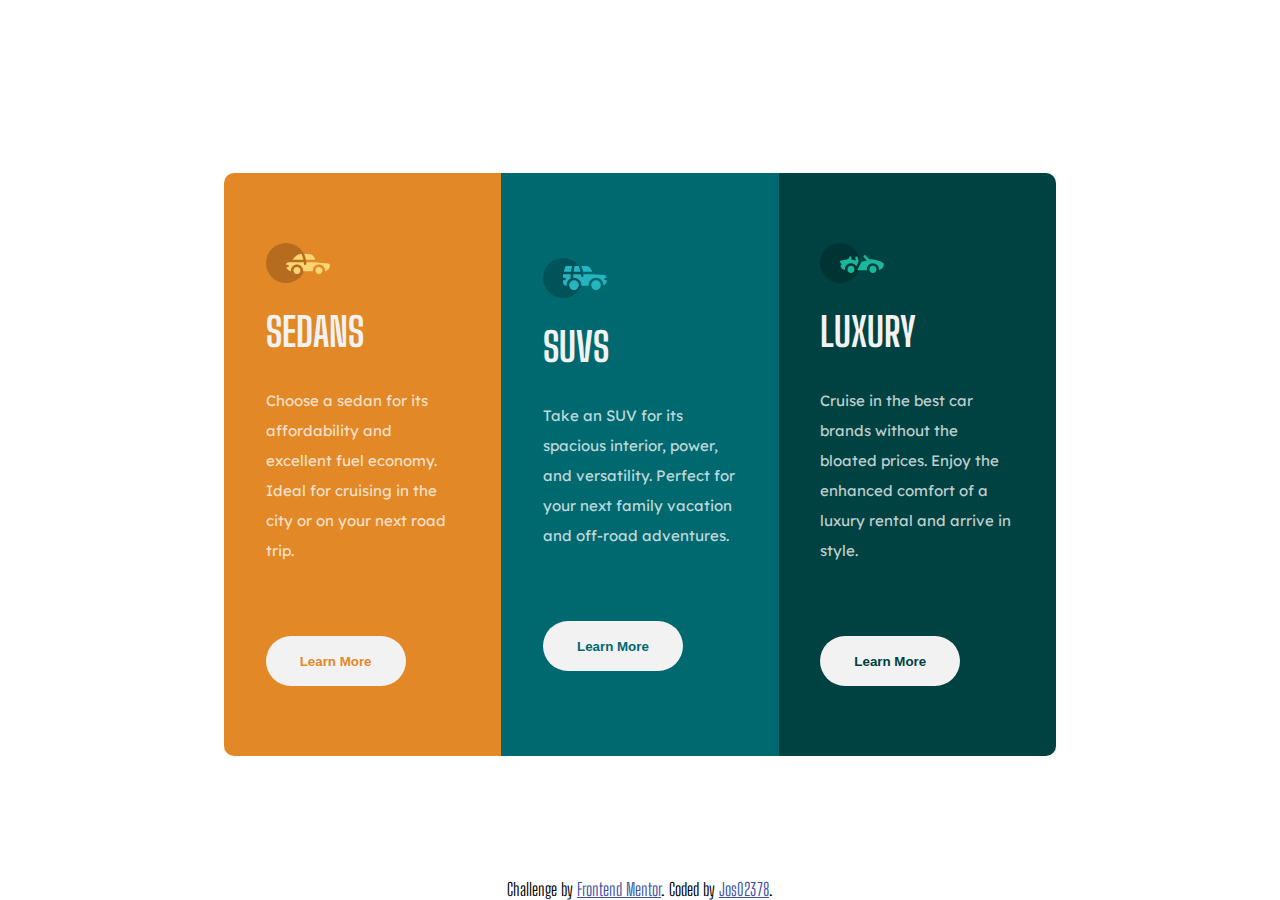
<file: 3-column-preview-card-component/index.html>
<!DOCTYPE html>
<html lang="en">
    <head>
        <meta charset="UTF-8" />
        <meta name="viewport" content="width=device-width, initial-scale=1.0" />
        <link rel="preconnect" href="https://fonts.googleapis.com" />
        <link rel="preconnect" href="https://fonts.gstatic.com" crossorigin />
        <link
            href="https://fonts.googleapis.com/css2?family=Big+Shoulders+Display:wght@700&family=Lexend+Deca&display=swap"
            rel="stylesheet"
        />
        <link
            rel="icon"
            type="image/png"
            sizes="32x32"
            href="./images/favicon-32x32.png"
        />
        <link rel="stylesheet" href="style.css" />
        <title>Frontend Mentor | 3-column preview card component</title>
    </head>

    <body>
        <main>
            <section>
                <div class="card" id="sedan">
                    <div class="content">
                        <i class="icon" id="sedan-icon"></i>
                        <h2>Sedans</h2>
                        <p>
                            Choose a sedan for its affordability and excellent
                            fuel economy. Ideal for cruising in the city or on
                            your next road trip.
                        </p>
                        <button class="button" id="sedan-button">
                            Learn More
                        </button>
                    </div>
                </div>

                <div class="card" id="suv">
                    <div class="content">
                        <i class="icon" id="suv-icon"></i>
                        <h2>SUVs</h2>
                        <p>
                            Take an SUV for its spacious interior, power, and
                            versatility. Perfect for your next family vacation
                            and off-road adventures.
                        </p>
                        <button class="button" id="suv-button">
                            Learn More
                        </button>
                    </div>
                </div>

                <div class="card" id="luxury">
                    <div class="content">
                        <i class="icon" id="luxury-icon"></i>
                        <h2>Luxury</h2>
                        <p>
                            Cruise in the best car brands without the bloated
                            prices. Enjoy the enhanced comfort of a luxury
                            rental and arrive in style.
                        </p>
                        <button class="button" id="luxury-button">
                            Learn More
                        </button>
                    </div>
                </div>
            </section>

            <div class="attribution">
                Challenge by
                <a
                    href="https://www.frontendmentor.io?ref=challenge"
                    target="_blank"
                    >Frontend Mentor</a
                >. Coded by
                <a href="https://github.com/Jos02378" target="_blank"
                    >Jos02378</a
                >.
            </div>
        </main>
    </body>
</html>
</file>
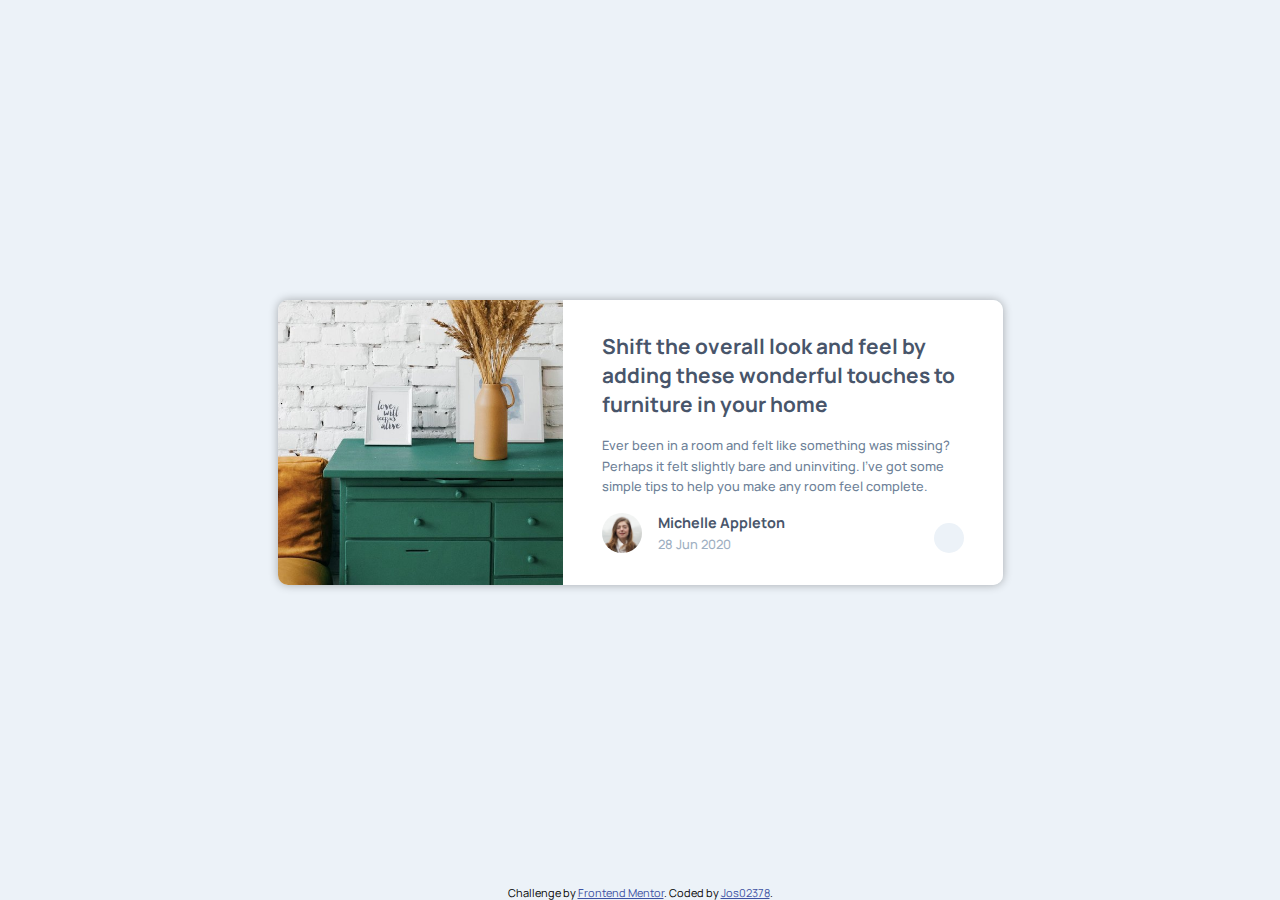
<file: article-preview-component-master/index.html>
<!DOCTYPE html>
<html lang="en">
  <head>
    <meta charset="UTF-8" />
    <meta name="viewport" content="width=device-width, initial-scale=1.0" />
    <!-- displays site properly based on user's device -->
    <link
      rel="icon"
      type="image/png"
      sizes="32x32"
      href="./images/favicon-32x32.png"
    />
    <link
      rel="stylesheet"
      href="https://use.fontawesome.com/releases/v5.15.4/css/all.css"
      integrity="sha384-DyZ88mC6Up2uqS4h/KRgHuoeGwBcD4Ng9SiP4dIRy0EXTlnuz47vAwmeGwVChigm"
      crossorigin="anonymous"
    />
    <link rel="stylesheet" href="style.css" />
    <title>Frontend Mentor | Article preview component</title>
  </head>
  <body>
    <main>
      <article class="card">
        <div>
          <img
            src="./images/drawers.jpg"
            alt="an image of a drawer"
            class="card-image"
          />
        </div>
        <div class="card-content">
          <div>
            <h1>
              Shift the overall look and feel by adding these wonderful touches
              to furniture in your home
            </h1>
            <p>
              Ever been in a room and felt like something was missing? Perhaps
              it felt slightly bare and uninviting. I’ve got some simple tips to
              help you make any room feel complete.
            </p>
          </div>
          <div class="profile profile--inactive">
            <img
              src="./images/avatar-michelle.jpg"
              alt="an image of Michelle"
              class="profile__picture"
            />
            <div class="profile-content">
              <h2>Michelle Appleton</h2>
              <h3>28 Jun 2020</h3>
            </div>
            <div class="button">
              <i class="fas fa-share icon--share"></i>
            </div>
          </div>
          <div class="profile profile--active">
            <h2>Share</h2>
            <i class="fab fa-facebook-square icon"></i>
            <i class="fab fa-twitter icon"></i>
            <i class="fab fa-pinterest icon"></i>
          </div>
        </div>
      </article>
    </main>
    <footer>
      <div class="attribution">
        Challenge by
        <a href="https://www.frontendmentor.io?ref=challenge" target="_blank"
          >Frontend Mentor</a
        >. Coded by
        <a href="https://github.com/Jos02378" target="_blank">Jos02378</a>.
      </div>
    </footer>

    <script src="main.js"></script>
  </body>
</html>
</file>
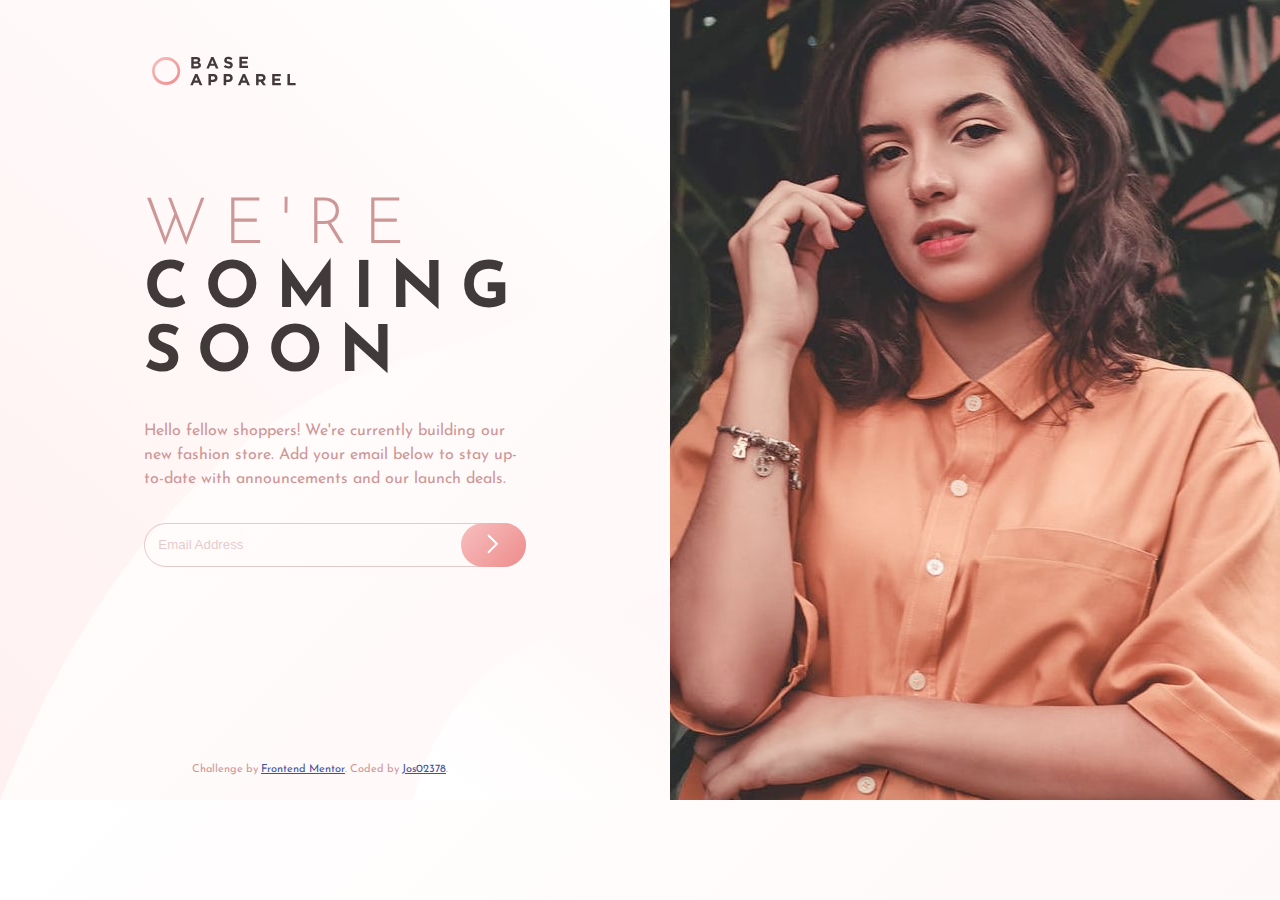
<file: base-apparel-coming-soon-master/index.html>
<!DOCTYPE html>
<html lang="en">
  <head>
    <meta charset="UTF-8" />
    <meta name="viewport" content="width=device-width, initial-scale=1.0" />
    <link
      rel="icon"
      type="image/png"
      sizes="32x32"
      href="./images/favicon-32x32.png"
    />
    <link rel="stylesheet" href="style.css" />
    <title>Frontend Mentor | Base Apparel coming soon page</title>
  </head>
  <body>
    <header>
      <a href="#">
        <img src="./images/logo.svg" alt="Base Apparel logo" class="logo" />
      </a>
    </header>

    <main>
      <div class="image-container">
        <img src="./images/hero-mobile.jpg" alt="hero mobile" id="mobile-img" />
        <img
          src="./images/hero-desktop.jpg"
          alt="hero desktop"
          id="desktop-img"
        />
        <img
          src="./images/bg-pattern-desktop.svg"
          alt=""
          id="desktop-background"
        />
      </div>
      <article>
        <h1><span>We're</span> coming soon</h1>
        <p>
          Hello fellow shoppers! We're currently building our new fashion store.
          Add your email below to stay up-to-date with announcements and our
          launch deals.
        </p>
        <div class="wrapper">
          <input type="email" class="card__input" placeholder="Email Address" />
          <button class="card__button" aria-label="submit button">
            <img src="./images/icon-arrow.svg" alt="" />
          </button>
        </div>
        <span class="error-message">Please enter your email!</span>
      </article>
    </main>

    <footer>
      <p class="attribution">
        Challenge by
        <a href="https://www.frontendmentor.io?ref=challenge" target="_blank"
          >Frontend Mentor</a
        >. Coded by
        <a href="https://github.com/Jos02378" target="_blank">Jos02378</a>.
      </p>
    </footer>

    <script src="main.js"></script>
  </body>
</html>
</file>
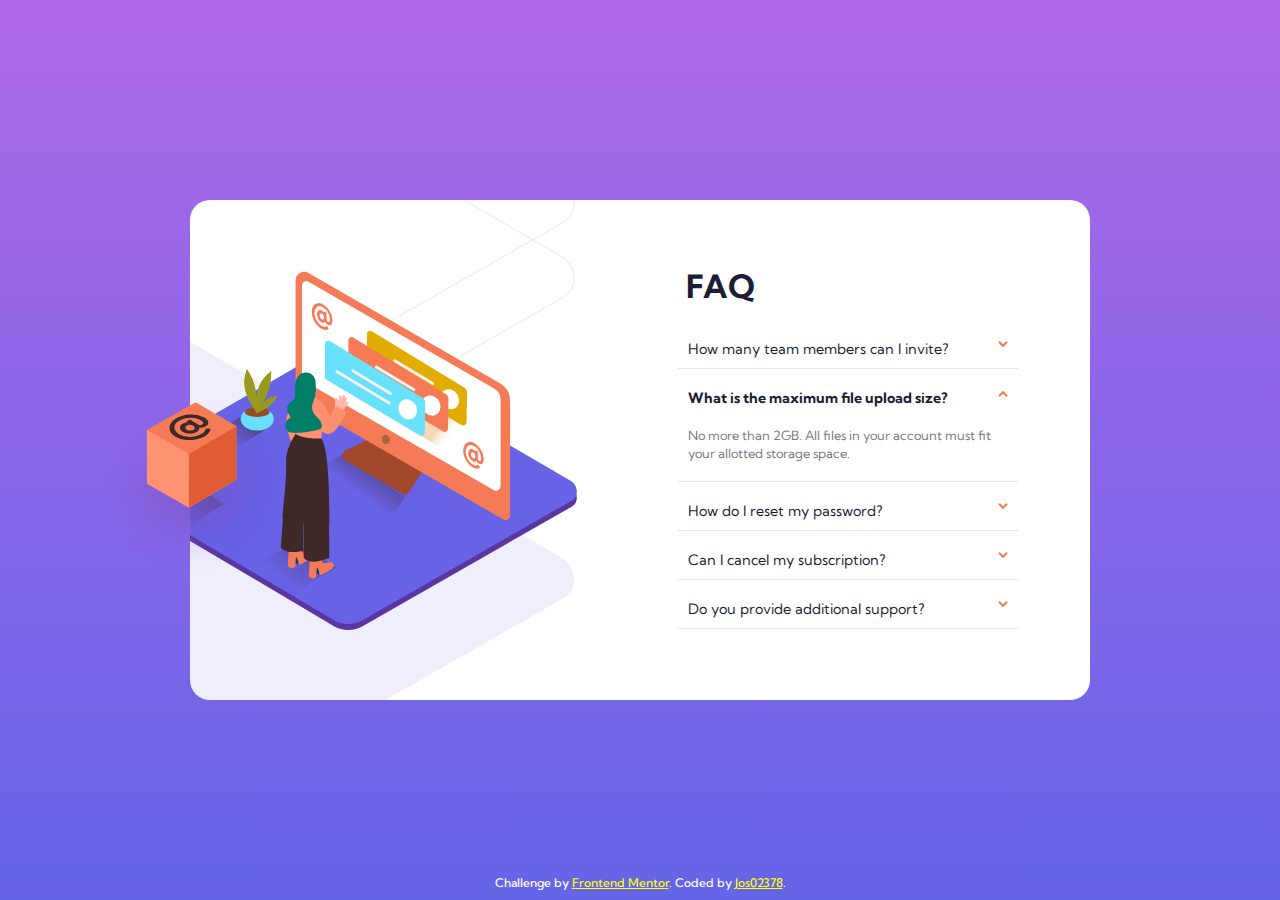
<file: faq-accordion-card-main/index.html>
<!DOCTYPE html>
<html lang="en">
    <head>
        <meta charset="UTF-8" />
        <meta name="viewport" content="width=device-width, initial-scale=1.0" />
        <link rel="preconnect" href="https://fonts.googleapis.com" />
        <link rel="preconnect" href="https://fonts.gstatic.com" crossorigin />
        <link
            href="https://fonts.googleapis.com/css2?family=Kumbh+Sans:wght@400;700&display=swap"
            rel="stylesheet"
        />
        <link
            rel="icon"
            type="image/png"
            sizes="32x32"
            href="./images/favicon-32x32.png"
        />
        <link rel="stylesheet" href="style.css" />
        <title>Frontend Mentor | FAQ Accordion Card</title>
    </head>
    <body>
        <main>
            <section id="faq">
                <div class="container container--image">
                    <div class="image-mobile-wrapper">
                        <img
                            src="./images/illustration-woman-online-mobile.svg"
                            alt="woman illustation for mobile size"
                            id="woman-mobile"
                        />
                        <img
                            src="./images/bg-pattern-mobile.svg"
                            alt="background illustation for mobile size"
                            id="bg-mobile"
                        />
                    </div>
                    <div class="image-desktop-wrapper">
                        <img
                            src="./images/illustration-woman-online-desktop.svg"
                            alt="woman illustation for desktop size"
                            id="woman-desktop"
                        />
                        <div class="background-container">
                            <img
                                src="./images/bg-pattern-desktop.svg"
                                alt="background illustation for desktop size"
                                id="bg-desktop"
                            />
                        </div>
                    </div>
                    <img
                        src="./images/illustration-box-desktop.svg"
                        alt="box illustation for desktop size"
                        id="box-desktop"
                    />
                </div>

                <div class="container container--text">
                    <h1 class="container__title">FAQ</h1>
                    <div class="container__accordion">
                        <div class="container__box">
                            <div class="container__label">
                                How many team members can I invite?
                            </div>
                            <div class="container__content">
                                <p class="container__description">
                                    You can invite up to 2 additional users on
                                    the Free plan. There is no limit on team
                                    members for the Premium plan.
                                </p>
                            </div>
                        </div>

                        <div class="container__box active">
                            <div class="container__label">
                                What is the maximum file upload size?
                            </div>
                            <div class="container__content">
                                <p class="container__description">
                                    No more than 2GB. All files in your account
                                    must fit your allotted storage space.
                                </p>
                            </div>
                        </div>

                        <div class="container__box">
                            <div class="container__label">
                                How do I reset my password?
                            </div>
                            <div class="container__content">
                                <p class="container__description">
                                    Click “Forgot password” from the login page
                                    or “Change password” from your profile page.
                                    A reset link will be emailed to you.
                                </p>
                            </div>
                        </div>

                        <div class="container__box">
                            <div class="container__label">
                                Can I cancel my subscription?
                            </div>
                            <div class="container__content">
                                <p class="container__description">
                                    Yes! Send us a message and we’ll process
                                    your request no questions asked.
                                </p>
                            </div>
                        </div>

                        <div class="container__box">
                            <div class="container__label">
                                Do you provide additional support?
                            </div>
                            <div class="container__content">
                                <p class="container__description">
                                    Chat and email support is available 24/7.
                                    Phone lines are open during normal business
                                    hours.
                                </p>
                            </div>
                        </div>
                    </div>
                </div>
            </section>

            <div class="attribution">
                Challenge by
                <a
                    href="https://www.frontendmentor.io?ref=challenge"
                    target="_blank"
                    >Frontend Mentor</a
                >. Coded by
                <a href="https://github.com/Jos02378" target="_blank"
                    >Jos02378</a
                >.
            </div>
        </main>

        <script src="./main.js"></script>
    </body>
</html>
</file>
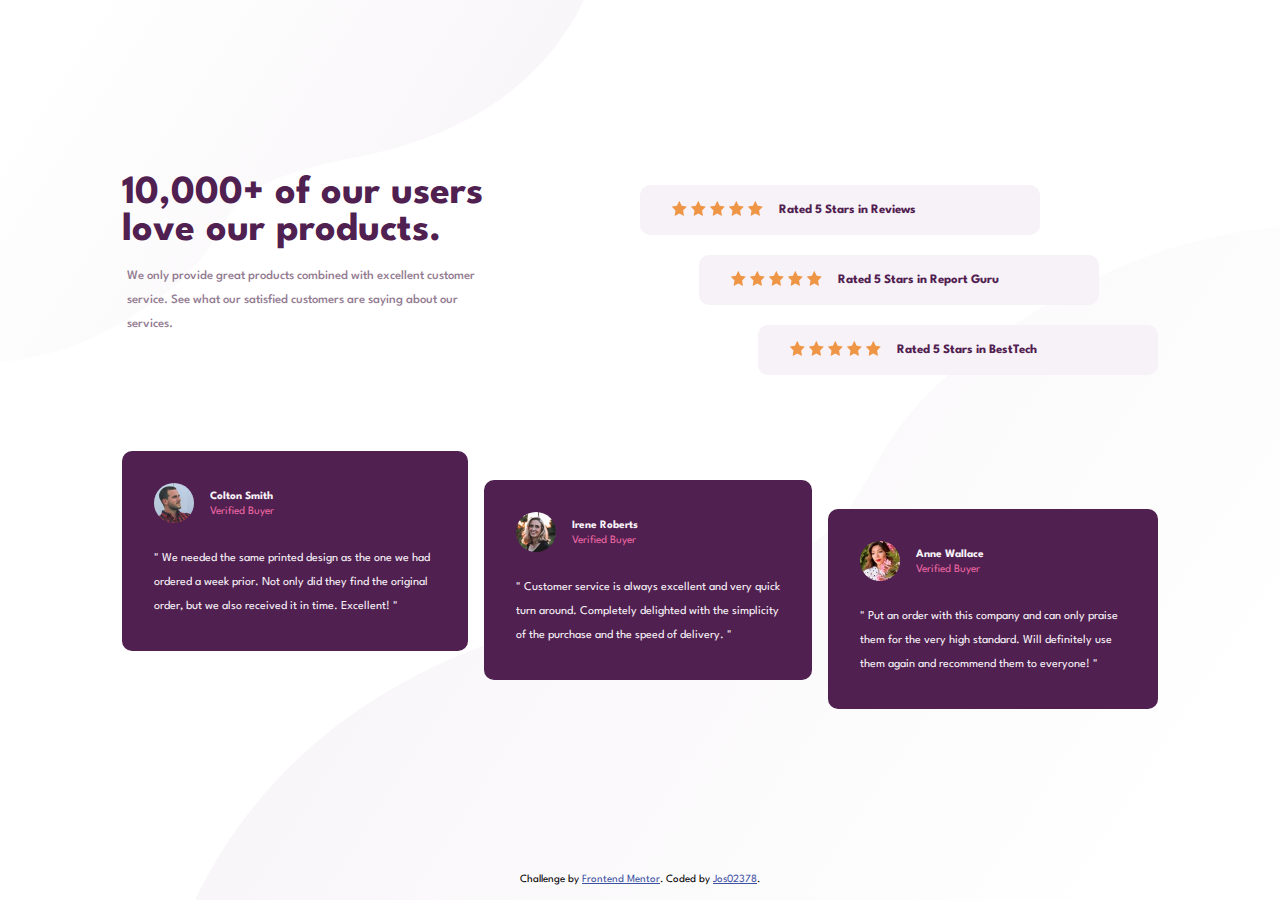
<file: social-proof-section-master/index.html>
<!DOCTYPE html>
<html lang="en">
  <head>
    <meta charset="UTF-8" />
    <meta name="viewport" content="width=device-width, initial-scale=1.0" />
    <link
      rel="icon"
      type="image/png"
      sizes="32x32"
      href="./images/favicon-32x32.png"
    />
    <link rel="stylesheet" href="style.css" />
    <title>Frontend Mentor | Social proof section</title>
  </head>
  <body>
    <main>
      <img
        src="./images/bg-pattern-top-mobile.svg"
        alt="top background pattern for mobile"
        class="mobile-bg-top"
      />
      <img
        src="./images/bg-pattern-top-desktop.svg"
        alt="top background pattern for desktop"
        class="desktop-bg-top"
      />

      <section class="container container--top">
        <div class="text-container">
          <h1>10,000+ of our users love our products.</h1>
          <p>
            We only provide great products combined with excellent customer
            service. See what our satisfied customers are saying about our
            services.
          </p>
        </div>
        <div class="ratings-container">
          <div class="rating-wrapper rating--top">
            <div class="stars-container">
              <img
                src="./images/icon-star.svg"
                alt="image of a star"
                class="stars"
              />
              <img
                src="./images/icon-star.svg"
                alt="image of a star"
                class="stars"
              />
              <img
                src="./images/icon-star.svg"
                alt="image of a star"
                class="stars"
              />
              <img
                src="./images/icon-star.svg"
                alt="image of a star"
                class="stars"
              />
              <img
                src="./images/icon-star.svg"
                alt="image of a star"
                class="stars"
              />
            </div>
            <div class="ratings-description">
              <h2>Rated 5 Stars in Reviews</h2>
            </div>
          </div>
          <div class="rating-wrapper rating--middle">
            <div class="stars-container">
              <img
                src="./images/icon-star.svg"
                alt="image of a star"
                class="stars"
              />
              <img
                src="./images/icon-star.svg"
                alt="image of a star"
                class="stars"
              />
              <img
                src="./images/icon-star.svg"
                alt="image of a star"
                class="stars"
              />
              <img
                src="./images/icon-star.svg"
                alt="image of a star"
                class="stars"
              />
              <img
                src="./images/icon-star.svg"
                alt="image of a star"
                class="stars"
              />
            </div>
            <div class="ratings-description">
              <h2>Rated 5 Stars in Report Guru</h2>
            </div>
          </div>
          <div class="rating-wrapper rating--bottom">
            <div class="stars-container">
              <img
                src="./images/icon-star.svg"
                alt="image of a star"
                class="stars"
              />
              <img
                src="./images/icon-star.svg"
                alt="image of a star"
                class="stars"
              />
              <img
                src="./images/icon-star.svg"
                alt="image of a star"
                class="stars"
              />
              <img
                src="./images/icon-star.svg"
                alt="image of a star"
                class="stars"
              />
              <img
                src="./images/icon-star.svg"
                alt="image of a star"
                class="stars"
              />
            </div>
            <div class="ratings-description">
              <h2>Rated 5 Stars in BestTech</h2>
            </div>
          </div>
        </div>
      </section>

      <section class="container container--bottom">
        <div class="card card--right">
          <div class="card-profile">
            <img
              src="./images/image-colton.jpg"
              alt="a picture of Colton"
              class="card__image"
            />
            <div>
              <h3 class="profile__name">Colton Smith</h3>
              <h3 class="profile__verified">Verified Buyer</h3>
            </div>
          </div>
          <div class="card-testimony">
            <p>
              " We needed the same printed design as the one we had ordered a
              week prior. Not only did they find the original order, but we also
              received it in time. Excellent! "
            </p>
          </div>
        </div>

        <div class="card card--middle">
          <div class="card-profile">
            <img
              src="./images/image-irene.jpg"
              alt="a picture of Irene"
              class="card__image"
            />
            <div>
              <h3 class="profile__name">Irene Roberts</h3>
              <h3 class="profile__verified">Verified Buyer</h3>
            </div>
          </div>
          <div class="card-testimony">
            <p>
              " Customer service is always excellent and very quick turn around.
              Completely delighted with the simplicity of the purchase and the
              speed of delivery. "
            </p>
          </div>
        </div>

        <div class="card card--bottom">
          <div class="card-profile">
            <img
              src="./images/image-anne.jpg"
              alt="a picture of Anne"
              class="card__image"
            />
            <div>
              <h3 class="profile__name">Anne Wallace</h3>
              <h3 class="profile__verified">Verified Buyer</h3>
            </div>
          </div>
          <div class="card-testimony">
            <p>
              " Put an order with this company and can only praise them for the
              very high standard. Will definitely use them again and recommend
              them to everyone! "
            </p>
          </div>
        </div>
      </section>

      <img
        src="./images/bg-pattern-bottom-mobile.svg"
        alt="bottom background pattern for mobile"
        class="mobile-bg-bottom"
      />
      <img
        src="./images/bg-pattern-bottom-desktop.svg"
        alt="bottom background pattern for desktop"
        class="desktop-bg-bottom"
      />

      <div class="attribution">
        Challenge by
        <a href="https://www.frontendmentor.io?ref=challenge" target="_blank"
          >Frontend Mentor</a
        >. Coded by
        <a href="https://github.com/Jos02378" target="_blank">Jos02378</a>.
      </div>
    </main>
  </body>
</html>
</file>
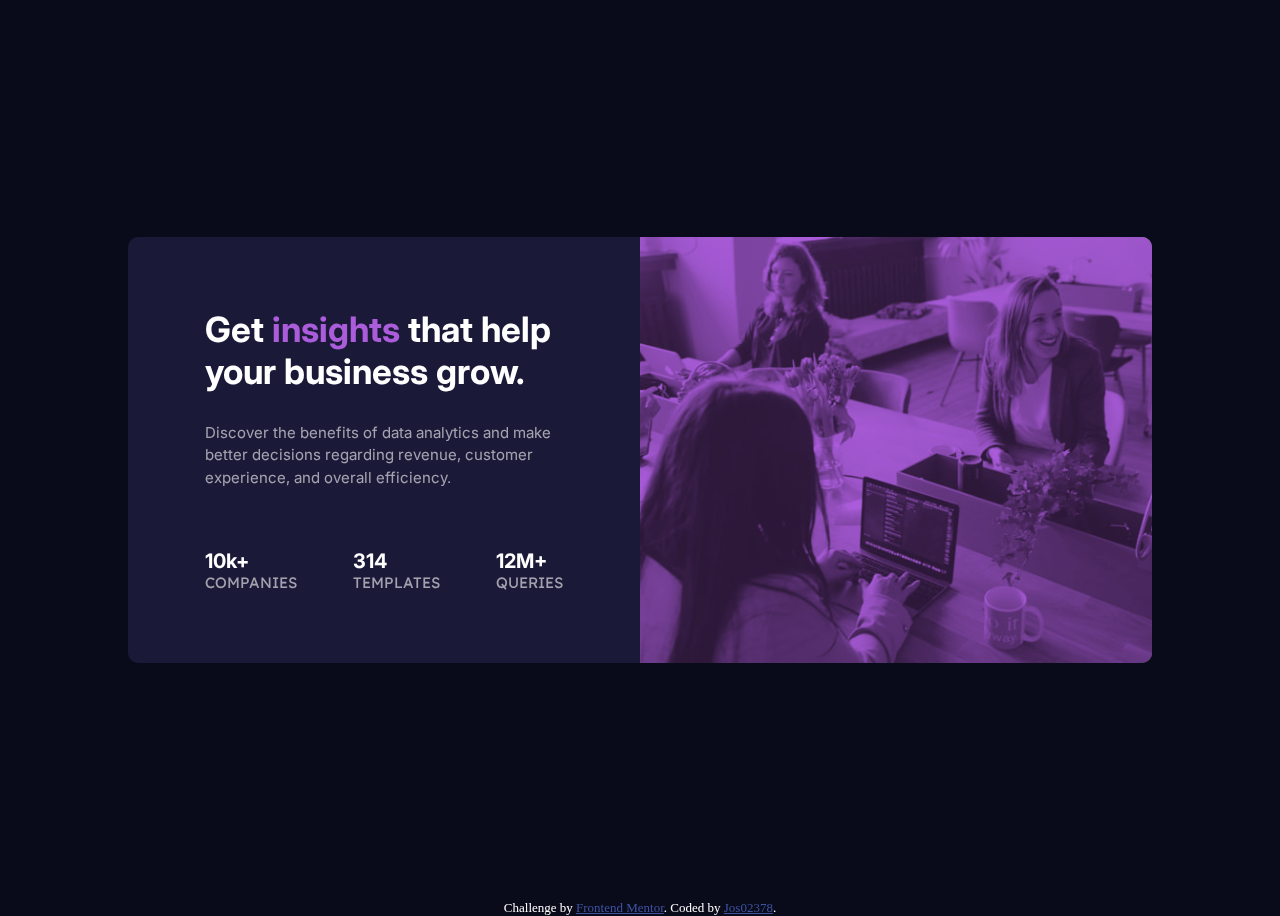
<file: stats-preview-card-component/index.html>
<!DOCTYPE html>
<html lang="en">
  <head>
    <meta charset="UTF-8" />
    <meta name="viewport" content="width=device-width, initial-scale=1.0" />
    <!-- displays site properly based on user's device -->
    <link
      rel="icon"
      type="image/png"
      sizes="32x32"
      href="./images/favicon-32x32.png"
    />
    <link rel="preconnect" href="https://fonts.googleapis.com" />
    <link rel="preconnect" href="https://fonts.gstatic.com" crossorigin />
    <link
      href="https://fonts.googleapis.com/css2?family=Inter:wght@400;700&family=Lexend+Deca&display=swap"
      rel="stylesheet"
    />
    <link rel="stylesheet" href="style.css" />
    <title>Frontend Mentor | Stats preview card component</title>
  </head>
  <body>
    <main>
      <section id="card">
        <div id="wrapper">
          <div id="content">
            <div id="content-wrapper">
              <h1>Get <span>insights</span> that help your business grow.</h1>
              <p>
                Discover the benefits of data analytics and make better
                decisions regarding revenue, customer experience, and overall
                efficiency.
              </p>

              <div class="stats-counter-wrapper">
                <div class="stats-counter">
                  <span>10k+</span>
                  <p>Companies</p>
                </div>
                <div class="stats-counter">
                  <span>314</span>
                  <p>Templates</p>
                </div>
                <div class="stats-counter">
                  <span>12M+</span>
                  <p>Queries</p>
                </div>
              </div>
            </div>
          </div>

          <div id="image-wrapper">
            <div id="overlay"></div>
            <div id="overlay-2"></div>
            <img src="./images/image-header-desktop.jpg" alt="" />
          </div>
        </div>
      </section>

      <div class="attribution">
        Challenge by
        <a href="https://www.frontendmentor.io?ref=challenge" target="_blank"
          >Frontend Mentor</a
        >. Coded by
        <a href="https://github.com/Jos02378" target="_blank">Jos02378</a>.
      </div>
    </main>
  </body>
</html>
</file>
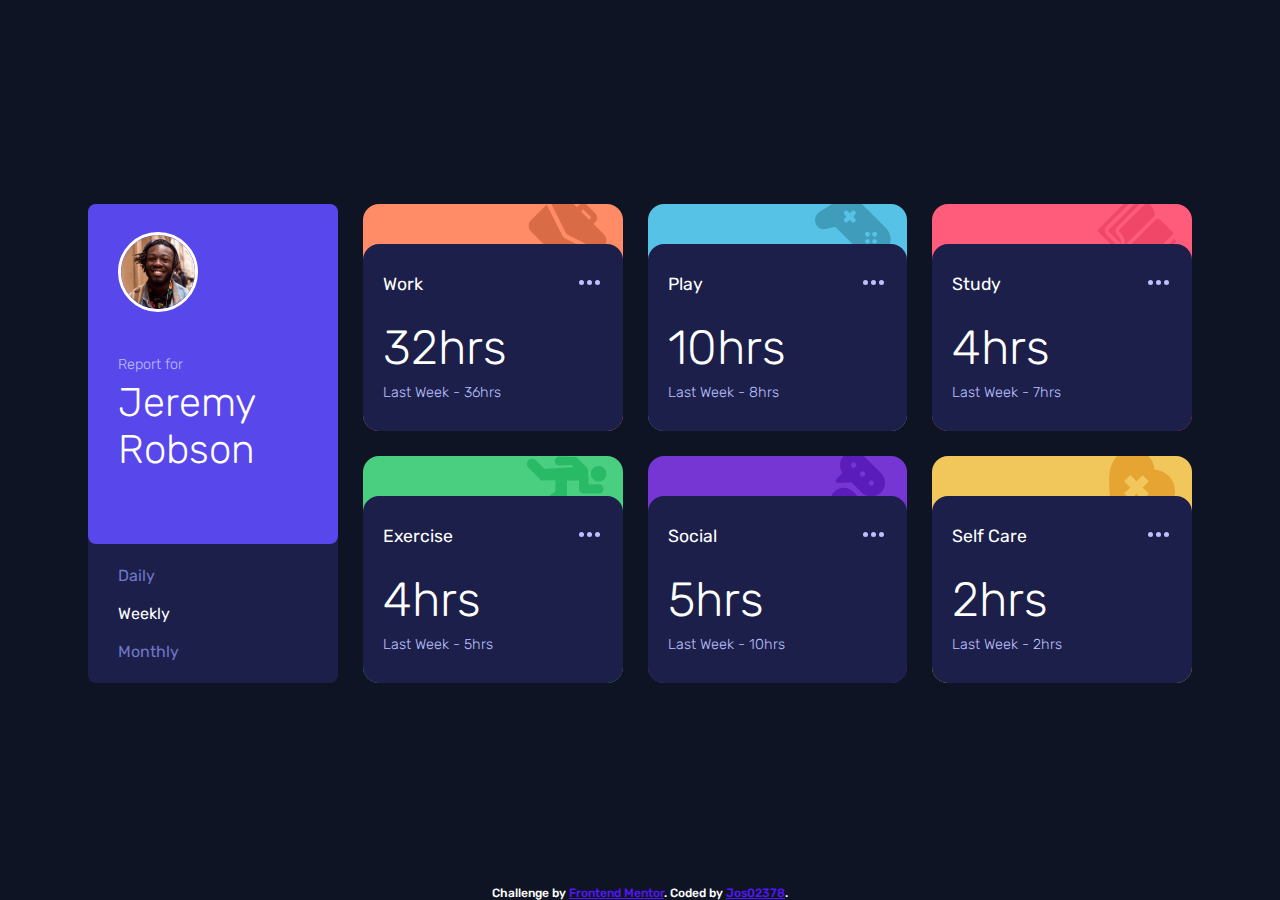
<file: time-tracking-dashboard-main/index.html>
<!DOCTYPE html>
<html lang="en">
  <head>
    <meta charset="UTF-8" />
    <meta name="viewport" content="width=device-width, initial-scale=1.0" />
    <link
      rel="icon"
      type="image/png"
      sizes="32x32"
      href="./images/favicon-32x32.png"
    />
    <link rel="stylesheet" href="style.css" />
    <title>Frontend Mentor | Time tracking dashboard</title>
  </head>
  <body>
    <main>
      <article class="card-profile">
        <div class="card-profile__profile">
          <img
            src="./images/image-jeremy.png"
            alt="jeremy"
            class="card-profile__image"
          />
          <h1><span>Report for</span><br />Jeremy Robson</h1>
        </div>
        <div class="card-profile__time-options">
          <span class="card-profile__option" data-time="daily">Daily</span>
          <span class="card-profile__option active" data-time="weekly"
            >Weekly</span
          >
          <span class="card-profile__option" data-time="monthly">Monthly</span>
        </div>
      </article>

      <section class="container" id="card_container"></section>
    </main>

    <footer>
      <div class="attribution">
        Challenge by
        <a href="https://www.frontendmentor.io?ref=challenge" target="_blank"
          >Frontend Mentor</a
        >. Coded by
        <a href="https://github.com/Jos02378" target="_blank">Jos02378</a>.
      </div>
    </footer>

    <script src="main.js"></script>
  </body>
</html>
</file>
<file: 3-column-preview-card-component/style.css>
:root {
    --orange: hsl(31, 77%, 52%);
    --cyan: hsl(184, 100%, 22%);
    --dark-cyan: hsl(179, 100%, 13%);
    --white: hsla(0, 0%, 100%, 0.75);
    --gray: hsl(0, 0%, 95%);
    --standard: 15px;
    --lexend: 'Lexend Deca';
    --big-shoulders: 'Big Shoulders Display';
}

* {
    padding: 0;
    margin: 0;
    box-sizing: border-box;
}

body {
    background-color: var(--white);
}

h1 {
    font-size: 0;
    opacity: 0;
}

main {
    width: 100%;
    height: 100%;
    font-family: var(--big-shoulders), sans-serif;
    font-size: var(--standard);
}

section {
    width: 100%;
    height: 100%;
    display: grid;
    grid-template-columns: 1fr;
    grid-template-rows: repeat(3, 1fr);
    margin-top: 100px;
}

.card {
    width: 90%;
    max-width: 365px;
    min-height: 450px;
    margin: 0 auto;
    display: flex;
    justify-content: center;
    align-items: center;
}

.card:first-child {
    border-top-left-radius: 10px;
    border-top-right-radius: 10px;
}

.card:last-child {
    border-bottom-left-radius: 10px;
    border-bottom-right-radius: 10px;
}

#sedan {
    background: var(--orange);
}

#suv {
    background: var(--cyan);
}

#luxury {
    background: var(--dark-cyan);
}

.content {
    width: 70%;
    position: relative;
}

.icon {
    width: 70px;
    height: 45px;
    display: block;
}

#sedan-icon {
    background: url('./images/icon-sedans.svg');
    background-repeat: no-repeat;
}

#suv-icon {
    background: url('./images/icon-suvs.svg');
    background-repeat: no-repeat;
}

#luxury-icon {
    background: url('./images/icon-luxury.svg');
    background-repeat: no-repeat;
}

.content > h2 {
    text-transform: uppercase;
    font-size: 35px;
    font-weight: 700;
    color: var(--gray);
    margin: 30px 0;
}

.content > p {
    font-family: var(--lexend), sans-serif;
    color: var(--white);
    line-height: 2;
    margin: 30px 0;
}

.button {
    width: 140px;
    height: 50px;
    border-radius: 100px;
    background: var(--gray);
    font-weight: 600;
    border: 0;
    transition: all 0.3s ease-in-out;
}

#sedan-button {
    color: var(--orange);
}

#suv-button {
    color: var(--cyan);
}

#luxury-button {
    color: var(--dark-cyan);
}

.button:hover {
    background: transparent;
    border: 1px solid var(--white);
}

#sedan-button:hover,
#suv-button:hover,
#luxury-button:hover {
    color: var(--white);
}

.attribution {
    margin-top: 50px;
    font-size: 1.1rem;
    text-align: center;
    display: block;
    position: relative;
}
.attribution a {
    color: hsl(228, 45%, 44%);
}

@media screen and (min-width: 1025px) {
    main {
        height: 100vh;
        display: flex;
        justify-content: center;
        align-items: center;
        flex-direction: column;
    }

    section {
        grid-template-columns: repeat(3, 1fr);
        grid-template-rows: 1fr;
        width: 65%;
        height: 100%;
    }

    .card {
        width: 100%;
        min-height: 80%;
        margin: 0;
        align-self: center;
    }

    .content {
        margin: 50px 0;
    }

    .icon {
        width: 80px;
        height: 55px;
    }

    .card:first-child {
        border-top-right-radius: 0px;
        border-bottom-left-radius: 10px;
    }

    .card:last-child {
        border-bottom-left-radius: 0;
        border-top-right-radius: 10px;
    }

    .content > h2 {
        font-size: 2.5rem;
        margin: 10px 0 20px;
    }

    .content > p {
        font-family: var(--lexend), sans-serif;
        color: var(--white);
        line-height: 2;
        margin-bottom: 70px;
    }
}
</file>
<file: article-preview-component-master/style.css>
@import url('https://fonts.googleapis.com/css2?family=Manrope:wght@500;700&display=swap');

:root {
  --primary-dark: hsl(217, 19%, 35%);
  --primary-light: hsl(214, 17%, 51%);
  --accent: hsl(212, 23%, 69%);
  --neutral: hsl(210, 46%, 95%);
}

/******************* 
    GLOBAL STYLES 
*******************/

*,
*::before,
*::after {
  padding: 0;
  margin: 0;
  box-sizing: border-box;
}

body {
  height: 100vh;
  display: flex;
  flex-direction: column;
  align-items: center;
  background: var(--neutral);
  font-size: 13px;
  font-family: 'Manrope', sans-serif;
}

/******************* 
    TYPOGRAHPY 
*******************/

h1,
h2 {
  color: var(--primary-dark);
}

h1 {
  margin-bottom: 1rem;
  font-size: 1rem;
  line-height: 1.4;
}

h2 {
  font-size: 0.9rem;
}

h3 {
  font-size: 0.8rem;
  font-weight: 500;
  color: var(--accent);
}

p {
  max-width: 31ch;
  margin-bottom: 2rem;
  font-size: 0.8rem;
  line-height: 1.6;
  font-weight: 500;
  color: var(--primary-light);
}

.profile--active h2 {
  margin-right: 1rem;
  color: var(--accent);
  text-transform: uppercase;
  font-weight: 500;
  font-size: 0.8rem;
  letter-spacing: 0.3rem;
}

.attribution a {
  color: hsl(228, 45%, 44%);
}

/******************* 
    LAYOUT
*******************/

main {
  width: 100%;
  height: 100%;
  display: flex;
  justify-content: center;
  align-items: center;
}

.attribution {
  font-size: 11px;
  text-align: center;
}

/******************* 
    COMPONENTS
*******************/

/* CARD */
.card {
  width: min(90%, 365px);
  border-radius: 10px;
  display: flex;
  flex-direction: column;
}

.card-image {
  width: 100%;
  max-height: 200px;
  border-radius: 10px 10px 0 0;
  object-fit: cover;
  object-position: 50% 30%;
}

.card-content {
  padding: 3em;
  padding-bottom: 0;
  background: #fff;
  position: relative;
  border-radius: 0 0 10px 10px;
}

/* PROFILE */

.profile {
  display: flex;
  flex-direction: row;
  margin-bottom: 1rem;
}

.profile__picture {
  width: 40px;
  height: 40px;
  border-radius: 50%;
  margin-right: 1rem;
}

.profile-content {
  display: flex;
  flex-direction: column;
  justify-content: space-between;
  margin-right: auto;
}

.profile--active {
  width: 100%;
  height: 0;
  position: absolute;
  bottom: 0;
  left: 0;
  margin: 0;
  padding: 0 3em;

  display: flex;
  align-items: center;

  background: var(--primary-dark);
  border-radius: 0 0 10px 10px;
  color: var(--neutral);
  z-index: 2;

  visibility: hidden;
  transition: 0.5s height linear, 0.5s visibility ease-in-out;
}

.profile--active.active {
  height: calc(45px + 1rem);
  visibility: visible;
}

/* BUTTON */
.button {
  width: 30px;
  height: 30px;
  border-radius: 50%;
  background: var(--neutral);
  display: flex;
  align-self: flex-end;
  align-items: center;
  justify-content: center;
  z-index: 5;
}

.button:hover {
  background: var(--accent);
}

.button:hover i {
  color: #fff;
}

.button.active {
  background: var(--primary-light);
}

.button.active i {
  color: var(--neutral);
}

.button.active:hover {
  background: var(--neutral);
}

.button.active:hover i {
  color: var(--primary-dark);
}

/* ICONS */

.icon {
  font-size: 1.5rem;
  margin-right: 1rem;
}

.icon:hover {
  transform: scale(1.15);
}

.icon--share {
  display: block;
  color: var(--primary-light);
  font-size: 0.9rem;
}

@media screen and (min-width: 1025px) {
  h1 {
    font-size: 1.3rem;
  }

  p {
    max-width: 45ch;
    margin-bottom: 1rem;
  }

  .card {
    width: 100%;
    max-width: 725px;
    flex-direction: row;
    box-shadow: 0 0 10px 0 rgba(0, 0, 0, 0.3);
  }

  .card-image {
    width: 285px;
    height: 100%;
    max-height: none;
    border-radius: 10px 0 0 10px;
    object-position: 0% 50%;
  }

  .card-content {
    padding: 2.5em 3em;
    border-radius: 0 10px 10px 0;
  }

  .profile {
    margin-bottom: 0;
  }

  .profile--active {
    width: fit-content;
    height: 3.5rem;
    position: absolute;
    left: unset;
    right: -4.5rem;
    bottom: 4rem;
    padding: 0 2em;
    z-index: 10;
    border-radius: 10px;
    transition: 0.3s bottom ease-in-out;
  }

  .profile--active::before {
    content: '';
    width: 1rem;
    height: 1rem;
    position: absolute;
    left: 0;
    right: 0;
    bottom: -0.5rem;
    margin: auto;
    transform: rotateZ(45deg);
    background: var(--primary-dark);
    z-index: -1;
  }

  .profile--active.active {
    bottom: 5rem;
    visibility: visible;
  }

  .icon {
    font-size: 1.5rem;
    margin-right: 1rem;
  }
}
</file>
<file: base-apparel-coming-soon-master/style.css>
@import url('https://fonts.googleapis.com/css2?family=Josefin+Sans:wght@300;400;600&display=swap');

:root {
  /* Primary */
  --desaturated-red: 0, 36%, 70%;
  --soft-red: 0, 93%, 68%;

  /* Neutral*/
  --dark-red: 0, 6%, 24%;

  /* Linear Gradient */
  --light-gradient: 135deg, hsl(0, 0%, 100%), hsl(0, 100%, 98%);
  --saturated-gradient: 135deg, hsl(0, 80%, 86%), hsl(0, 74%, 74%);

  /* Font */
  --font-size: 16px;
}

/******************* 
    GLOBAL STYLES 
*******************/

* {
  margin: 0;
  padding: 0;
  box-sizing: border-box;
}

body {
  font-family: 'Josefin Sans', sans-serif;
  font-size: var(--font-size);
  background: linear-gradient(var(--light-gradient));
  max-width: 360px;
  margin: 0 auto;
}

/******************* 
    TYPOGRAPHY
*******************/

h1 {
  font-size: 2.5rem;
  text-transform: uppercase;
  letter-spacing: 0.5rem;
  text-align: center;
  color: hsl(var(--dark-red));
  margin-bottom: 0.5em;
}

p {
  font-size: 0.9rem;
  text-align: center;
  color: hsl(var(--desaturated-red));
  margin-bottom: 2em;
  line-height: 1.5;
}

span {
  color: hsl(var(--desaturated-red));
  font-weight: 300;
}

/******************* 
    LAYOUT 
*******************/
header {
  min-height: 3rem;
  padding: 1.5em;
}

main {
  display: flex;
  flex-direction: column;
}

article {
  padding: 3em 2em;
  color: #000;
}

/******************* 
    COMPONENT 
*******************/

.logo {
  width: 6rem;
}

.wrapper {
  position: relative;
  max-width: 500px;
}

.card__input {
  border: 1px solid hsla(var(--desaturated-red), 0.5);
  padding: 1em;
  border-radius: 6em;
  background: transparent;
  outline: none;
  width: 100%;
}

.card__button {
  position: absolute;
  right: 0;
  padding: 0.8em 2em;
  background: linear-gradient(var(--saturated-gradient));
  border-radius: 6em;
  border: 0;
  z-index: 5;
}

.card__button:hover {
  background: linear-gradient(135deg, hsl(0, 80%, 91%), hsl(0, 74%, 86%));
}

::placeholder {
  color: hsla(var(--desaturated-red), 0.5);
}

.error-message {
  display: block;
  margin: 0.8em 1em;
  font-size: 0.9rem;
  color: red;
  opacity: 0;
}

#mobile-img {
  display: block;
  width: 100%;
}

#desktop-img,
#desktop-background {
  display: none;
}

.attribution {
  font-size: 11px;
  text-align: center;
}
.attribution a {
  color: hsl(228, 45%, 44%);
}

@media screen and (min-width: 1200px) {
  body {
    max-width: 1440px;
    position: relative;
  }

  #desktop-background {
    display: block;
    position: absolute;
    top: 0;
    left: 0;
    z-index: -1;
  }

  header {
    position: absolute;
    left: 8rem;
    top: 2rem;
  }

  .logo {
    width: 9rem;
  }

  main {
    flex-direction: row-reverse;
    align-items: center;
  }

  #mobile-img {
    display: none;
  }

  #desktop-img {
    display: block;
  }

  article {
    padding: 0 9em;
  }

  h1,
  p {
    text-align: left;
  }

  h1 {
    font-size: 4rem;
    letter-spacing: 1rem;
  }

  p {
    font-size: 1rem;
    max-width: 45ch;
  }

  footer {
    display: block;
    position: absolute;
    bottom: 0;
    left: 15%;
  }
}
</file>
<file: faq-accordion-card-main/style.css>
:root {
  /* Primary text */
  --dark-blue: hsl(238, 29%, 16%);
  --soft-red: hsl(14, 88%, 65%);

  /* gradient background */
  --soft-violet: hsl(273, 75%, 66%);
  --soft-blue: hsl(240, 73%, 65%);

  /* Neutral text */
  --very-dark-greyish-blue: hsl(237, 12%, 33%);
  --dark-greyish-blue: hsl(240, 6%, 50%);

  /* dividers */
  --Light-grayish-blue: hsl(240, 5%, 91%);

  /* font size */
  --standard: 12px;
}

* {
  margin: 0;
  padding: 0;
  box-sizing: border-box;
  font-family: 'Kumbh Sans', sans-serif;
}

main {
  width: 100%;
  height: 100vh;
  display: flex;
  flex-direction: column;
  justify-content: center;
  align-items: center;
  background: linear-gradient(
    to bottom,
    hsl(273, 75%, 66%),
    hsl(240, 73%, 65%)
  );
  font-size: var(--standard);
  color: var(--dark-blue);
}

#faq {
  max-width: 337.5px;
  max-height: 100%;
  display: flex;
  flex-direction: column;
  position: relative;
  bottom: -40px;
  background: #fff;
  border-radius: 20px;
}

.container {
  max-width: 100%;
}

.container--image {
  display: flex;
  justify-content: center;
  align-items: flex-start;
  position: relative;
}

#woman-mobile {
  position: absolute;
  transform: translate(-30px, -55%);
}

.image-desktop-wrapper {
  display: none;
}

#box-desktop {
  display: none;
}

.container--text {
  padding: 1rem;
  padding-bottom: 1.5rem;
}

.container__title {
  font-size: 1.7rem;
  text-align: center;
  margin: 0.8rem 0 1.5rem;
}

.container__box {
  position: relative;
  margin: 10px 0;
}

.container__label {
  font-size: 0.9rem;
  position: relative;
  padding: 10px;
  cursor: pointer;
}

.container__label::after {
  content: '';
  width: 10px;
  height: 10px;
  background: url('./images/icon-arrow-down.svg');
  background-repeat: no-repeat;
  background-position: center;
  float: right;
}

.container__box.active .container__label::after {
  transform: rotate(180deg);
}

.container__box.active .container__label {
  font-weight: 700;
}

.container__label:hover {
  color: var(--soft-red);
}

.container__content {
  position: relative;
  height: 0;
  overflow: hidden;
  overflow-y: auto;
  transition: 0.5s ease-in-out;
  line-height: 1.4;
  border-bottom: 1px solid var(--Light-grayish-blue);
  overflow-y: hidden;
}

.container__box.active .container__content {
  height: 65px;
}

.container__description {
  font-size: 0.8rem;
  color: var(--dark-greyish-blue);
  margin: 10px;
}

.attribution {
  position: absolute;
  bottom: 10px;
  font-size: 12px;
  font-weight: 500;
  color: #fff;
  text-align: center;
}
.attribution a {
  color: yellow;
}

@media screen and (min-width: 1200px) {
  #faq {
    max-width: 900px;
    flex-direction: row;
    align-items: center;
    justify-content: center;
    bottom: 0px;
    padding-right: 3.5rem;
  }

  .container--image {
    flex: 1;
    width: 100%;
    height: 100%;
    min-height: 500px;
    align-items: center;
  }

  .image-mobile-wrapper {
    display: none;
  }

  .image-desktop-wrapper {
    display: flex;
    overflow: hidden;
  }

  #woman-desktop {
    position: relative;
    object-fit: cover;
    left: -18%;
    z-index: 1;
  }

  #box-desktop {
    display: flex;
    position: absolute;
    z-index: 10;
    left: -20%;
    top: 40%;
  }

  .background-container {
    width: 100%;
    height: 100%;
    position: absolute;
    top: 0;
    overflow: hidden;
    z-index: 0;
  }

  #bg-desktop {
    position: absolute;
    left: -123%;
    bottom: -30%;
    object-fit: cover;
  }

  .container--text {
    flex: 1;
  }

  .container__title {
    font-size: 2rem;
    text-align: left;
    padding-left: 0.5rem;
  }
}
</file>
<file: social-proof-section-master/style.css>
@import url('https://fonts.googleapis.com/css2?family=Spartan:wght@400;500;700&display=swap');

:root {
  --primary-dark: hsl(300, 43%, 22%);
  --primary-light: hsl(333, 80%, 67%);

  --neutral-dark: hsl(303, 10%, 53%);
  --neutral-light: hsl(300, 24%, 96%);

  --primary-font: 'Spartan';
}

/******************* 
    GLOBAL STYLES 
*******************/
* {
  padding: 0;
  margin: 0;
  box-sizing: border-box;
}

body {
  font-family: 'Spartan', sans-serif;
  font-size: 15px;
  display: flex;
  justify-content: center;
  align-items: center;
  position: relative;
}

/******************* 
    TYPOGRAPHY 
*******************/

h1 {
  color: var(--primary-dark);
  font-size: 2rem;
  text-align: center;
}

h2 {
  color: var(--primary-dark);
  font-size: 0.8rem;
}

h3 {
  font-size: 0.7rem;
  display: block;
}

p {
  font-size: 0.75rem;
  line-height: 1.5rem;
}

.text-container > h1 {
  margin-bottom: 10px;
}

.text-container > p {
  color: var(--neutral-dark);
  text-align: center;
  font-size: 0.8rem;
  font-weight: 500;
  padding: 5px;
}

.profile__name {
  margin-bottom: 5px;
}

.profile__verified {
  color: var(--primary-light);
  font-weight: 400;
}

/******************* 
    Layout 
*******************/

main {
  width: 90%;
  max-width: 300px;
  margin-top: 30px;
  display: flex;
  flex-direction: column;
  align-items: center;
}

.container {
  max-width: 90%;
  z-index: 1;
}

.ratings-container {
  display: flex;
  flex-direction: column;
  justify-content: center;
  align-items: center;
}

.card {
  display: flex;
  flex-direction: column;
  max-width: 350px;

  background: var(--primary-dark);
  color: var(--neutral-light);
  border-radius: 10px;

  padding: 2rem;
  margin: 1rem 0;
}

.card-profile {
  display: flex;
  flex-direction: row;
  align-items: center;
  margin-bottom: 1.5rem;
}

/******************* 
    COMPONENTS 
*******************/

/* Profile Image */

.card__image {
  float: left;
  border-radius: 100px;
  width: 40px;
  height: 40px;
  object-fit: cover;
  margin-right: 1rem;
}

/* Ratings */

.stars {
  height: 15px;
  width: 15px;
  margin-bottom: 10px;
}

.rating-wrapper {
  width: 100%;
  max-width: 400px;
  display: flex;
  flex-direction: column;
  justify-content: center;
  align-items: center;
  background: var(--neutral-light);
  border-radius: 10px;
  padding: 1rem;
  margin: 10px 0;
}

/* BACKGROUND PATTERN MOBILE */

.mobile-bg-top,
.mobile-bg-bottom {
  position: absolute;
  display: block;
  z-index: 0;
}

.mobile-bg-top {
  top: 0;
}

.mobile-bg-bottom {
  bottom: calc(2rem + 11px);
}

.desktop-bg-top,
.desktop-bg-bottom {
  display: none;
}

/* ATTRIBUTION */

.attribution {
  position: relative;
  margin: 1rem 0;
  font-size: 11px;
  text-align: center;
}

.attribution a {
  color: hsl(228, 45%, 44%);
}

/* RESPONSIVE PART */

@media screen and (min-width: 1024px) {
  body {
    height: 100vh;
  }

  main {
    max-width: 1200px;
    margin: 0;
  }

  .mobile-bg-top,
  .mobile-bg-bottom {
    display: none;
  }

  .container--top {
    display: flex;
    flex-direction: row;
  }

  .text-container {
    flex: 1;
  }

  .text-container > h1,
  .text-container > p {
    font-size: 2.5rem;
    text-align: left;
    width: 75%;
  }

  .text-container > p {
    font-size: 0.8rem;
  }

  .ratings-container {
    flex: 1;
  }

  .stars-container {
    margin: 0 1rem;
  }

  .rating-wrapper {
    flex-direction: row;
    justify-content: flex-start;
  }

  .stars {
    margin-bottom: 0;
  }

  .rating--top {
    align-self: flex-start;
  }

  .rating--middle {
    align-self: center;
  }

  .rating--bottom {
    align-self: flex-end;
  }

  .container--bottom {
    min-height: 290px;
    display: flex;
    flex-direction: row;
    margin-top: 50px;
  }

  .card:first-child {
    margin-right: 1rem;
    align-self: flex-start;
  }

  .card--middle {
    align-self: center;
  }

  .card:last-child {
    margin-left: 1rem;
    align-self: flex-end;
  }

  .desktop-bg-top,
  .desktop-bg-bottom {
    display: block;
    position: absolute;
    z-index: 0;
  }

  .desktop-bg-top {
    top: 0;
    left: 0;
  }

  .desktop-bg-bottom {
    bottom: 0;
    right: 0;
  }

  .attribution {
    position: absolute;
    bottom: 1rem;
    margin: 0;
  }
}
</file>
<file: stats-preview-card-component/style.css>
* {
    padding: 0;
    margin: 0;
    box-sizing: border-box;
}

body {
    background: hsl(233, 47%, 7%);
    width: 100%;
    height: 100vh;
}

main {
    width: 100%;
    height: 100%;
}

#card {
    display: flex;
    justify-content: center;
    align-items: center;
    width: 100%;
    height: 100%;
}

#wrapper {
    width: 80%;
    display: grid;
    grid-template-columns: 1fr 1fr;
    background: hsl(244, 38%, 16%);
    border-radius: 10px;
}

#content {
    display: flex;
    justify-content: center;
    align-items: center;
    width: 100%;
    padding: 0px;
}

#content-wrapper {
    width: 70%;

    font-size: 15px;
    font-family: 'Inter', sans-serif;
    color: hsl(0, 0%, 100%);

    display: flex;
    flex-direction: column;
    justify-content: center;
    align-items: center;
}

h1 {
    font-size: 35px;
    margin-bottom: 30px;
}

h1 span {
    color: hsl(277, 64%, 61%);
}

#content-wrapper > p {
    color: hsla(0, 0%, 100%, 0.6);
    line-height: 1.5;
    margin-bottom: 60px;
}

.stats-counter-wrapper {
    display: flex;
    width: 100%;
    justify-content: space-between;
    margin-bottom: 0;
}

.stats-counter > span {
    font-size: 20px;
    font-weight: 700;
    margin-bottom: 5px;
}

.stats-counter > p {
    color: hsla(0, 0%, 100%, 0.6);
    text-transform: uppercase;
    font-family: 'Lexend Deca', sans-serif;
}

#image-wrapper {
    width: 100%;
    height: 100%;
    position: relative;
}

#overlay {
    position: absolute;
    top: 0;
    left: 0;
    background: hsl(277, 64%, 61%);
    mix-blend-mode: multiply;
    width: 100%;
    height: 100%;
    border-top-right-radius: 10px;
    border-bottom-right-radius: 10px;
}

#overlay-2 {
    position: absolute;
    top: 0;
    left: 0;
    background: hsl(277, 64%, 61%);
    opacity: 0.25;
    width: 100%;
    height: 100%;
    border-top-right-radius: 10px;
    border-bottom-right-radius: 10px;
}

img {
    width: 100%;
    height: 100%;
    border-top-right-radius: 10px;
    border-bottom-right-radius: 10px;
    object-fit: cover;
}

.attribution {
    font-size: 13px;
    text-align: center;
    color: white;
    margin-bottom: 20px;
}
.attribution a {
    color: hsl(228, 45%, 44%);
}

@media screen and (max-width: 1200px) {
    body {
        height: 100%;
    }

    #wrapper {
        max-width: 375px;
        grid-template-columns: 1fr;
        text-align: center;
        margin: 50px 0;
    }

    #image-wrapper {
        grid-row: 1;
    }

    h1,
    h1 > span {
        font-size: 17px;
        margin-top: 20px;
        margin-bottom: 10px;
    }

    p,
    span {
        font-size: 10px;
    }

    #content-wrapper > p {
        margin-bottom: 20px;
    }

    .stats-counter-wrapper {
        flex-direction: column;
        margin-bottom: 20px;
    }

    .stats-counter {
        margin: 10px 0;
    }

    .stats-counter > span {
        font-size: 15px;
        margin-bottom: 10px;
    }

    #image-wrapper,
    #overlay,
    #overlay-2,
    img {
        border-radius: 10px 10px 0 0;
    }
}
</file>
<file: time-tracking-dashboard-main/style.css>
@import url('https://fonts.googleapis.com/css2?family=Rubik:wght@300;400;500&display=swap');

:root {
  --primary-blue: hsl(246, 80%, 60%);

  --primary-work: hsl(15, 100%, 70%);
  --primary-play: hsl(195, 74%, 62%);
  --primary-study: hsl(348, 100%, 68%);
  --primary-exercise: hsl(145, 58%, 55%);
  --primary-social: hsl(264, 64%, 52%);
  --primary-self-care: hsl(43, 84%, 65%);

  --neutral-darkest-blue: hsl(226, 43%, 10%);
  --neutral-dark-blue: hsl(235, 46%, 20%);
  --neutral-desaturated-blue: hsl(235, 45%, 61%);
  --neutral-pale-blue: hsl(236, 100%, 87%);
}

/******************* 
    GLOBAL STYLES 
*******************/

* {
  margin: 0;
  padding: 0;
  box-sizing: border-box;
}

body {
  display: flex;
  flex-direction: column;
  justify-content: center;
  align-items: center;
  min-height: 100vh;
  font-family: 'Rubik', sans-serif;
  background: var(--neutral-darkest-blue);
  font-size: 62.5%;
}

/******************* 
    TYPOGRAPHY
*******************/
h1 {
  font-size: 1.5rem;
  font-weight: 300;
  color: #fff;
}

h1 > span {
  font-size: 1rem;
  color: var(--neutral-pale-blue);
}

.card-profile__option {
  font-size: 1rem;
  color: var(--neutral-desaturated-blue);
}

.card-profile__option:hover {
  cursor: pointer;
  color: #fff;
}

.card-profile__option.active {
  color: #fff;
}

/* Stats card styling */

.card-stats__heading {
  font-size: 1.1rem;
  font-weight: 300;
  color: #fff;
}

.heading--bold {
  font-weight: 400;
}

.heading--big {
  font-size: 2rem;
}

.card-stats__description {
  font-size: 1rem;
  font-weight: 300;
  color: var(--neutral-pale-blue);
}

/******************* 
    LAYOUT
*******************/

main {
  width: 100%;
  max-width: 365px;
  display: flex;
  flex-direction: column;
  margin-top: auto;
}

.container {
  width: 100%;
  display: grid;
  grid-template-columns: 1fr;
}

footer {
  margin-top: auto;
}

/******************* 
    COMPONENTS 
*******************/

/* Profile card */
.card-profile {
  width: 90%;
  background: var(--neutral-dark-blue);
  border-radius: 0.5rem;
  margin: 3em auto 1.5em;
}

.card-profile__profile,
.card-profile__time-options {
  display: flex;
  justify-content: space-around;
}

.card-profile__profile {
  padding: 2rem 1rem;
  background: var(--primary-blue);
  border-radius: 0.5rem;
}

.card-profile__image {
  width: 4rem;
  border-radius: 50%;
  border: 3px solid #fff;
}

.card-profile__time-options {
  padding: 1.2rem 0.8rem;
}

.attribution {
  font-size: 11px;
  text-align: center;
}
.attribution a {
  color: hsl(228, 45%, 44%);
}

/* Stats cards */
.card--work {
  background: var(--primary-work);
  background-image: url('./images/icon-work.svg');
}

.card--play {
  background: var(--primary-play);
  background-image: url('./images/icon-play.svg');
}

.card--study {
  background: var(--primary-study);
  background-image: url('./images/icon-study.svg');
}

.card--exercise {
  background: var(--primary-exercise);
  background-image: url('./images/icon-exercise.svg');
  background-position: top 0px right 16px;
}

.card--social {
  background: var(--primary-social);
  background-image: url('./images/icon-social.svg');
}

.card--self-care {
  background: var(--primary-self-care);
  background-image: url('./images/icon-self-care.svg');
}

.card--work,
.card--social {
  background-position: top -10px right 16px;
}

.card--play,
.card--study,
.card--self-care {
  background-position: top -8px right 16px;
}

.card-stats {
  width: 90%;
  padding-top: 4em;
  display: flex;
  align-items: flex-end;
  margin: 1.5em auto;
  background-repeat: no-repeat;
}

.card-stats,
.card-stats__container {
  border-radius: 1rem;
}

.card-stats__container {
  flex: 1;
  padding: 2em 1em;
  background: var(--neutral-dark-blue);
}

.card-stats__container:hover {
  cursor: pointer;
  background: hsl(235, 46%, 35%);
}

.card-stats__wrapper {
  display: flex;
  justify-content: space-between;
  align-items: center;
  margin: 1em;
}

.card-stats__icon {
  width: 1.5rem;
  height: 0.5rem;
  background: url('./images/icon-ellipsis.svg');
  background-repeat: no-repeat;
}

.card-stats__icon:hover {
  filter: brightness(130%);
  cursor: pointer;
}

.attribution {
  font-size: 12px;
  font-weight: 500;
  color: #fff;
}
.attribution a {
  color: rgb(83, 22, 252);
}

@media screen and (min-width: 1200px) {
  /******************* 
      TYPOGRAPHY
  *******************/

  h1 {
    font-size: 2.5rem;
  }

  h1 > span {
    font-size: 0.9rem;
  }

  .heading--big {
    font-size: 3rem;
    margin-bottom: 0.5rem;
  }

  .card-stats__description {
    font-size: 0.9rem;
  }

  /******************* 
      LAYOUT
  *******************/

  main {
    max-width: 69rem;
    flex-direction: row;
  }

  .container {
    width: 100%;
    display: grid;
    grid-template-columns: repeat(3, 1fr);
    gap: 2.5em;
  }

  /******************* 
      COMPONENTS 
  *******************/

  .card-profile {
    max-width: 250px;
    display: flex;
    flex-direction: column;
    margin: 0 auto;
    margin-right: 2.5em;
  }

  .card-profile__profile,
  .card-profile__time-options {
    flex-direction: column;
    justify-content: space-evenly;
  }

  .card-profile__profile {
    flex: 1;
    padding: 0.8em 3em 5em;
    background: var(--primary-blue);
    border-radius: 0.5rem;
  }

  .card-profile__image {
    width: 5rem;
  }

  .card-profile__time-options {
    padding: 1.2em 3em;
  }

  .card-profile__option {
    margin: 0.6em 0;
  }

  .card-stats {
    width: 100%;
    margin: 0;
  }

  .wrapper--down {
    flex-direction: column;
    justify-content: flex-start;
    align-items: flex-start;
    margin-top: 2.5em;
  }
}
</file>
